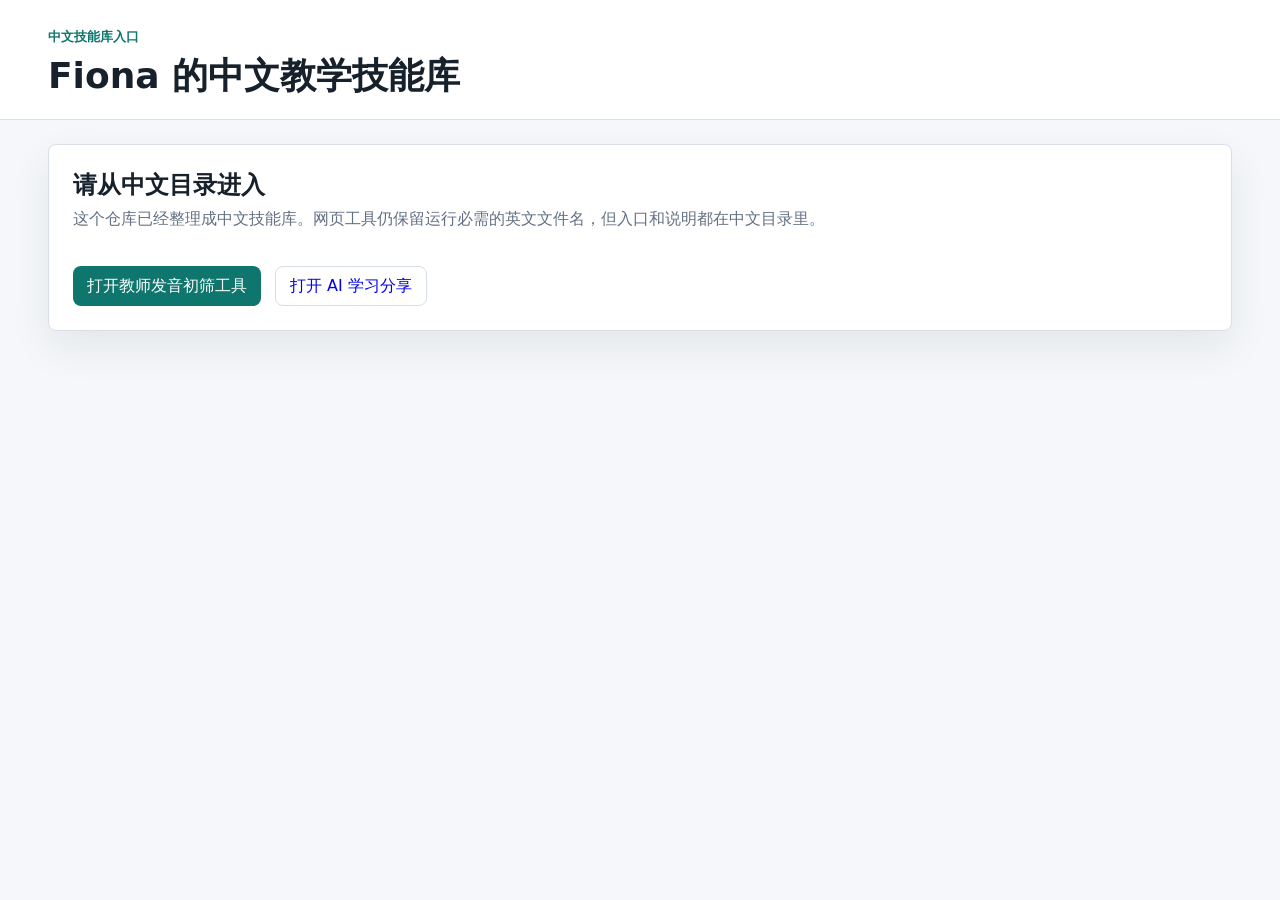
<file: index.html>
<!doctype html>
<html lang="zh-Hans">
  <head>
    <meta charset="utf-8" />
    <meta name="viewport" content="width=device-width, initial-scale=1" />
    <title>Fiona 中文教学技能库</title>
    <link rel="stylesheet" href="./styles.css" />
  </head>
  <body>
    <header class="topbar">
      <div>
        <p class="eyebrow">中文技能库入口</p>
        <h1>Fiona 的中文教学技能库</h1>
      </div>
    </header>

    <main>
      <section class="band">
        <div class="section-head">
          <div>
            <h2>请从中文目录进入</h2>
            <p>这个仓库已经整理成中文技能库。网页工具仍保留运行必需的英文文件名，但入口和说明都在中文目录里。</p>
          </div>
        </div>
        <div class="actions">
          <a class="primary" href="./工具/教师发音初筛工具/index.html">打开教师发音初筛工具</a>
          <a class="ghost" href="./工具/AI学习分享/AI学习分享-2026-05-21.html">打开 AI 学习分享</a>
        </div>
      </section>
    </main>
  </body>
</html>
</file>
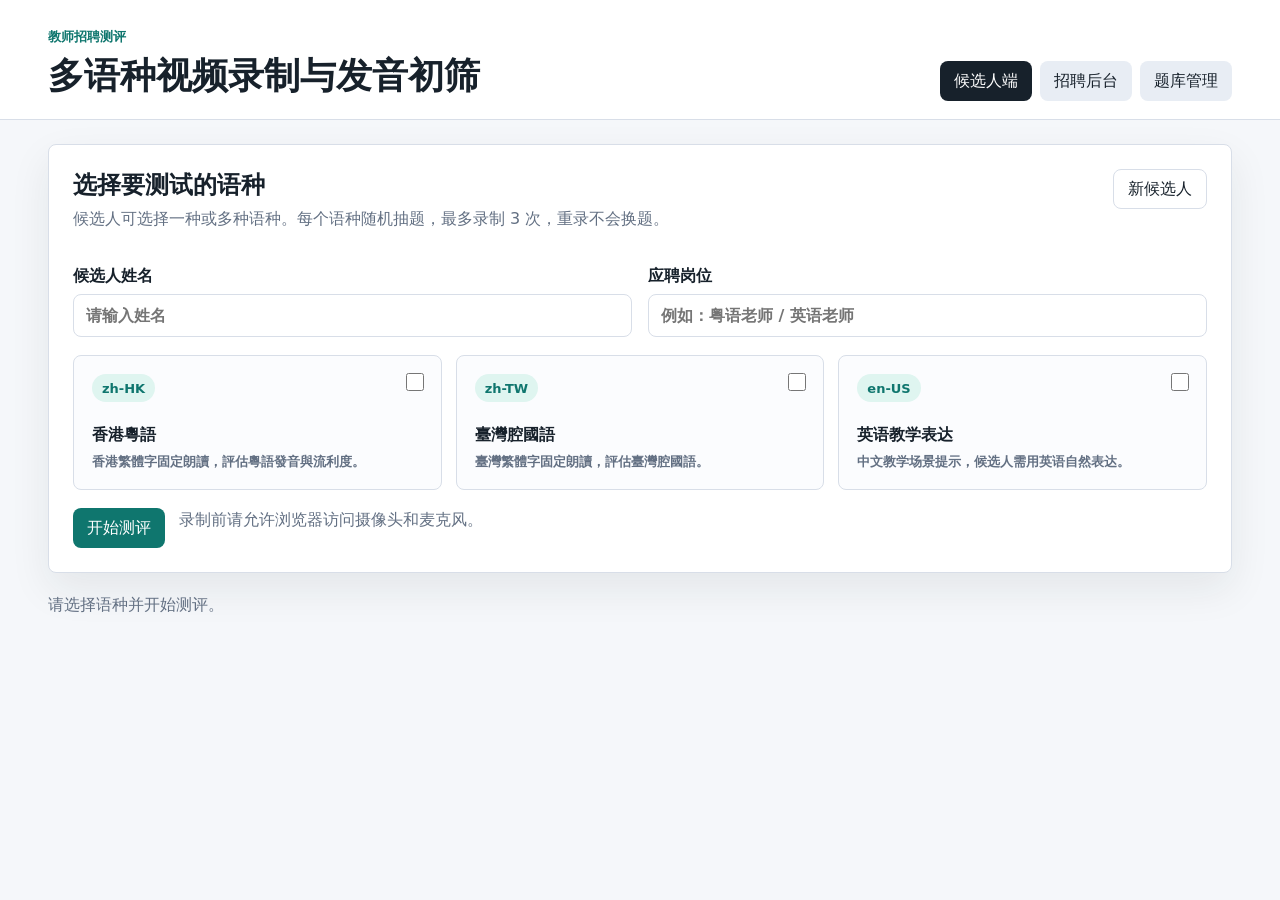
<file: tools/teacher-pronunciation-assessment/index.html>
<!doctype html>
<html lang="zh-Hans">
  <head>
    <meta charset="utf-8" />
    <meta name="viewport" content="width=device-width, initial-scale=1" />
    <title>多语种教师候选人发音初筛</title>
    <link rel="stylesheet" href="./styles.css" />
  </head>
  <body>
    <header class="topbar">
      <div>
        <p class="eyebrow">教师招聘测评</p>
        <h1>多语种视频录制与发音初筛</h1>
      </div>
      <nav class="tabs" aria-label="视图切换">
        <button class="tab active" data-view="candidate">候选人端</button>
        <button class="tab" data-view="admin">招聘后台</button>
        <button class="tab" data-view="questions">题库管理</button>
      </nav>
    </header>

    <main>
      <section id="candidate" class="view active">
        <section class="band">
          <div class="section-head">
            <div>
              <h2>选择要测试的语种</h2>
              <p>候选人可选择一种或多种语种。每个语种随机抽题，最多录制 3 次，重录不会换题。</p>
            </div>
            <button id="resetCandidate" class="ghost">新候选人</button>
          </div>

          <div class="candidate-form">
            <label>
              候选人姓名
              <input id="candidateName" type="text" placeholder="请输入姓名" autocomplete="name" />
            </label>
            <label>
              应聘岗位
              <input id="candidateRole" type="text" placeholder="例如：粤语老师 / 英语老师" />
            </label>
          </div>

          <div id="languageChoices" class="language-grid"></div>
          <div class="actions">
            <button id="startAssessment" class="primary">开始测评</button>
            <p id="candidateHint" class="hint">录制前请允许浏览器访问摄像头和麦克风。</p>
          </div>
        </section>

        <section class="workspace">
          <div id="testCards" class="test-grid"></div>
        </section>
      </section>

      <section id="admin" class="view">
        <section class="band">
          <div class="section-head">
            <div>
              <h2>候选人报告</h2>
              <p>每个语种独立出结论。默认展示最终提交或最后一次有效录制，历史录制全部保留。</p>
            </div>
            <button id="clearReports" class="ghost danger">清空演示数据</button>
          </div>
          <div id="reportSummary" class="summary-strip"></div>
        </section>
        <section id="reports" class="report-list"></section>
      </section>

      <section id="questions" class="view">
        <section class="band">
          <div class="section-head">
            <div>
              <h2>考核话术库</h2>
              <p>每个语种至少 10 条启用话术。已使用题目会随候选人记录保存快照，后续编辑不影响旧报告。</p>
            </div>
          </div>
          <form id="questionForm" class="question-form">
            <label>
              语种
              <select id="questionLanguage"></select>
            </label>
            <label>
              场景
              <input id="questionScene" type="text" placeholder="例如：课堂规则" />
            </label>
            <label>
              难度
              <select id="questionDifficulty">
                <option value="基础">基础</option>
                <option value="标准">标准</option>
                <option value="进阶">进阶</option>
              </select>
            </label>
            <label class="full">
              话术内容
              <textarea id="questionText" rows="4" placeholder="输入考核话术"></textarea>
            </label>
            <input id="editingQuestionId" type="hidden" />
            <button class="primary" type="submit">保存话术</button>
            <button id="cancelEdit" class="ghost" type="button">取消编辑</button>
          </form>
        </section>
        <section id="questionBank" class="question-bank"></section>
      </section>
    </main>

    <template id="languageChoiceTemplate">
      <label class="language-card">
        <input type="checkbox" />
        <span class="badge"></span>
        <strong></strong>
        <small></small>
      </label>
    </template>

    <template id="testCardTemplate">
      <article class="test-card">
        <div class="card-head">
          <div>
            <p class="locale"></p>
            <h3></h3>
          </div>
          <span class="status-pill"></span>
        </div>
        <div class="prompt-box">
          <p class="scene"></p>
          <p class="prompt"></p>
        </div>
        <video class="live" playsinline muted></video>
        <video class="playback" controls></video>
        <div class="attempt-line"></div>
        <div class="score-panel"></div>
        <div class="card-actions">
          <button class="record primary" type="button">开始录制</button>
          <button class="stop danger" type="button" disabled>停止录制</button>
          <button class="submit" type="button" disabled>提交本次</button>
          <button class="retake ghost" type="button" disabled>重新录制</button>
        </div>
        <details class="history">
          <summary>查看历史录制</summary>
          <div class="history-list"></div>
        </details>
      </article>
    </template>

    <script src="./app.js"></script>
  </body>
</html>
</file>
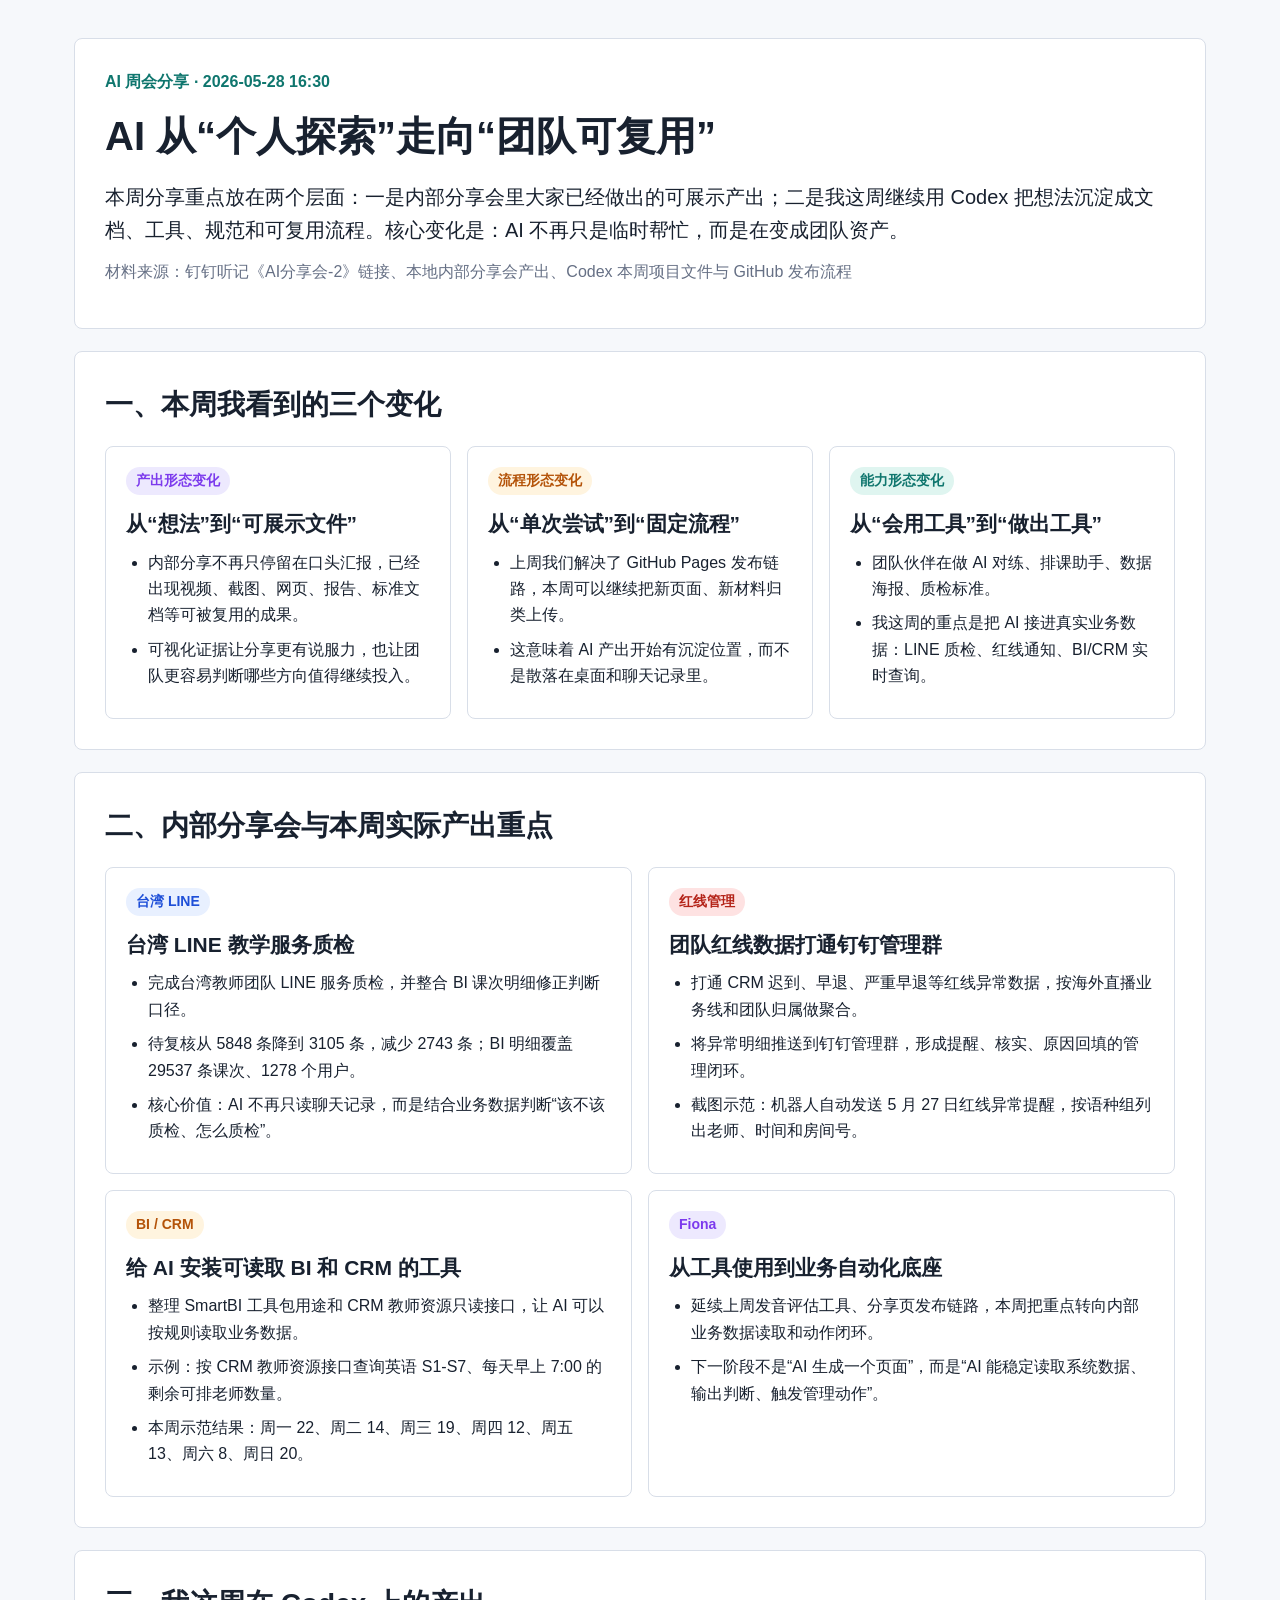
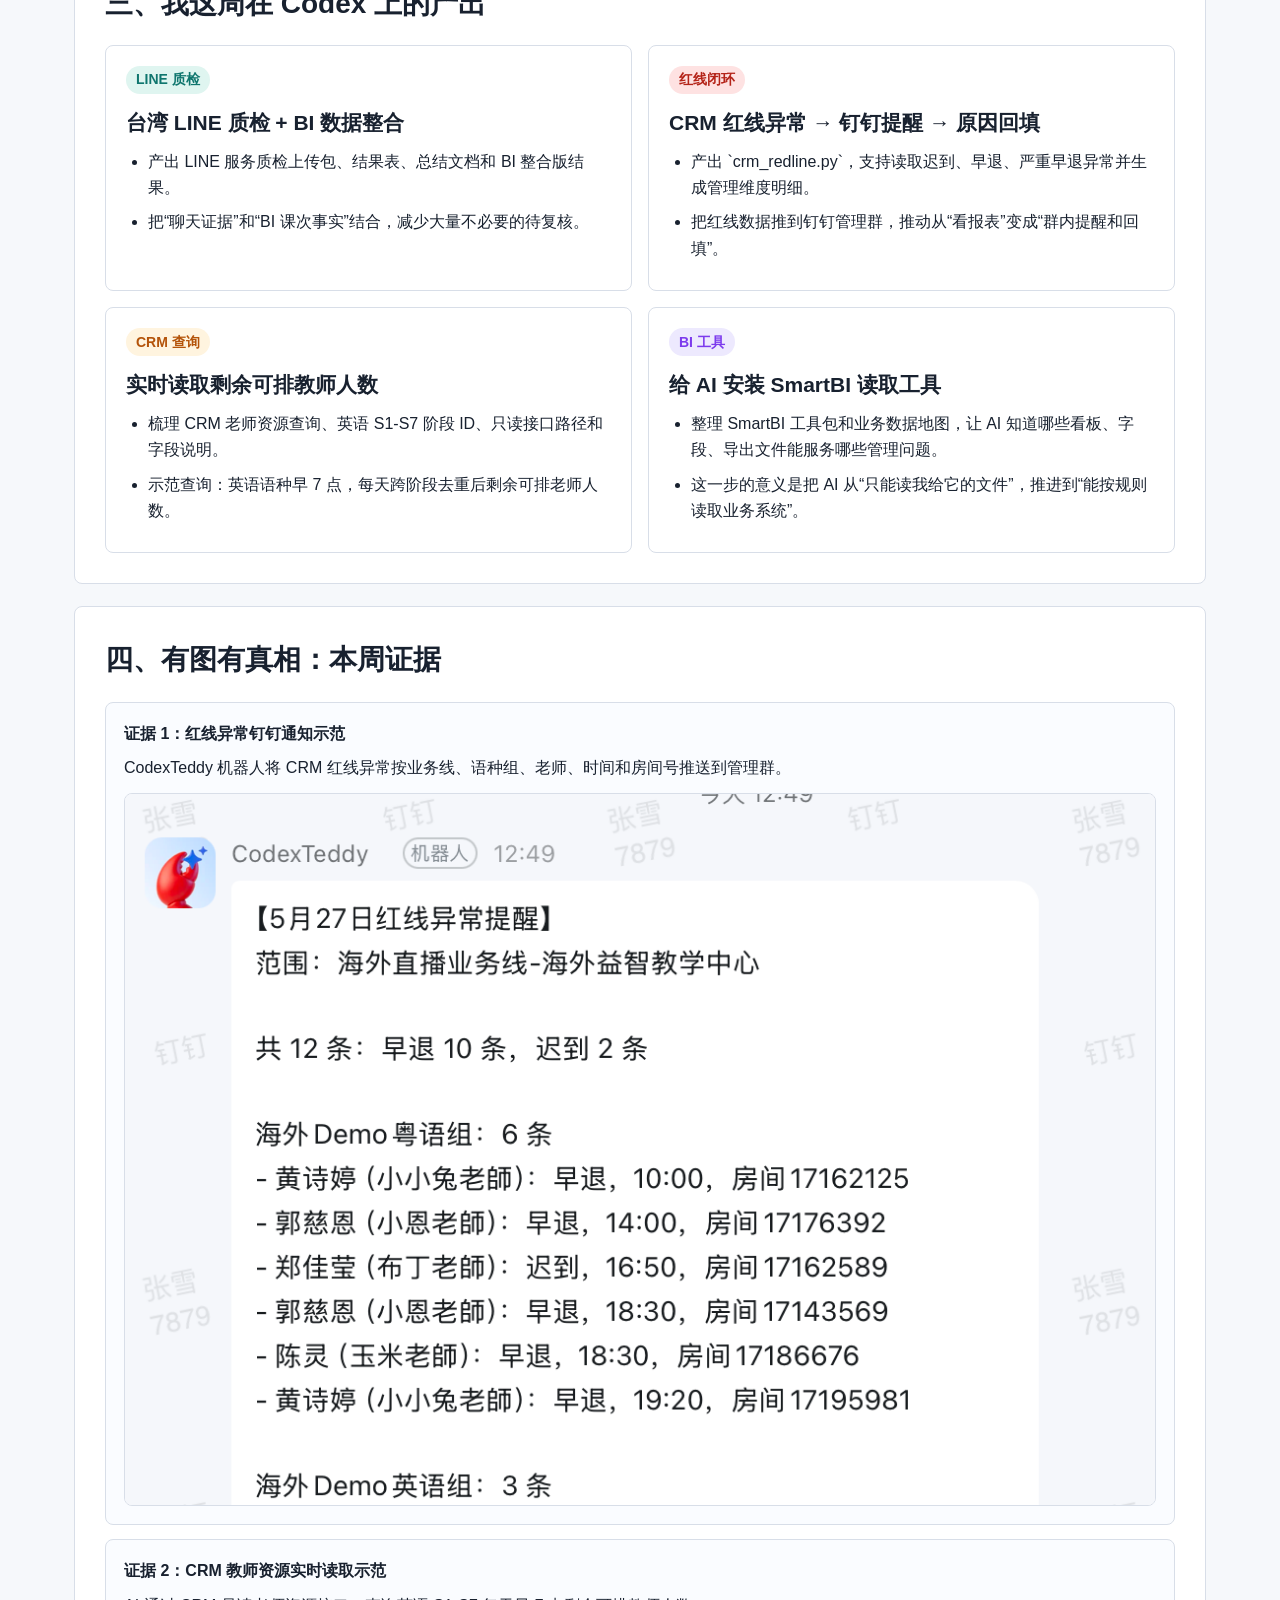
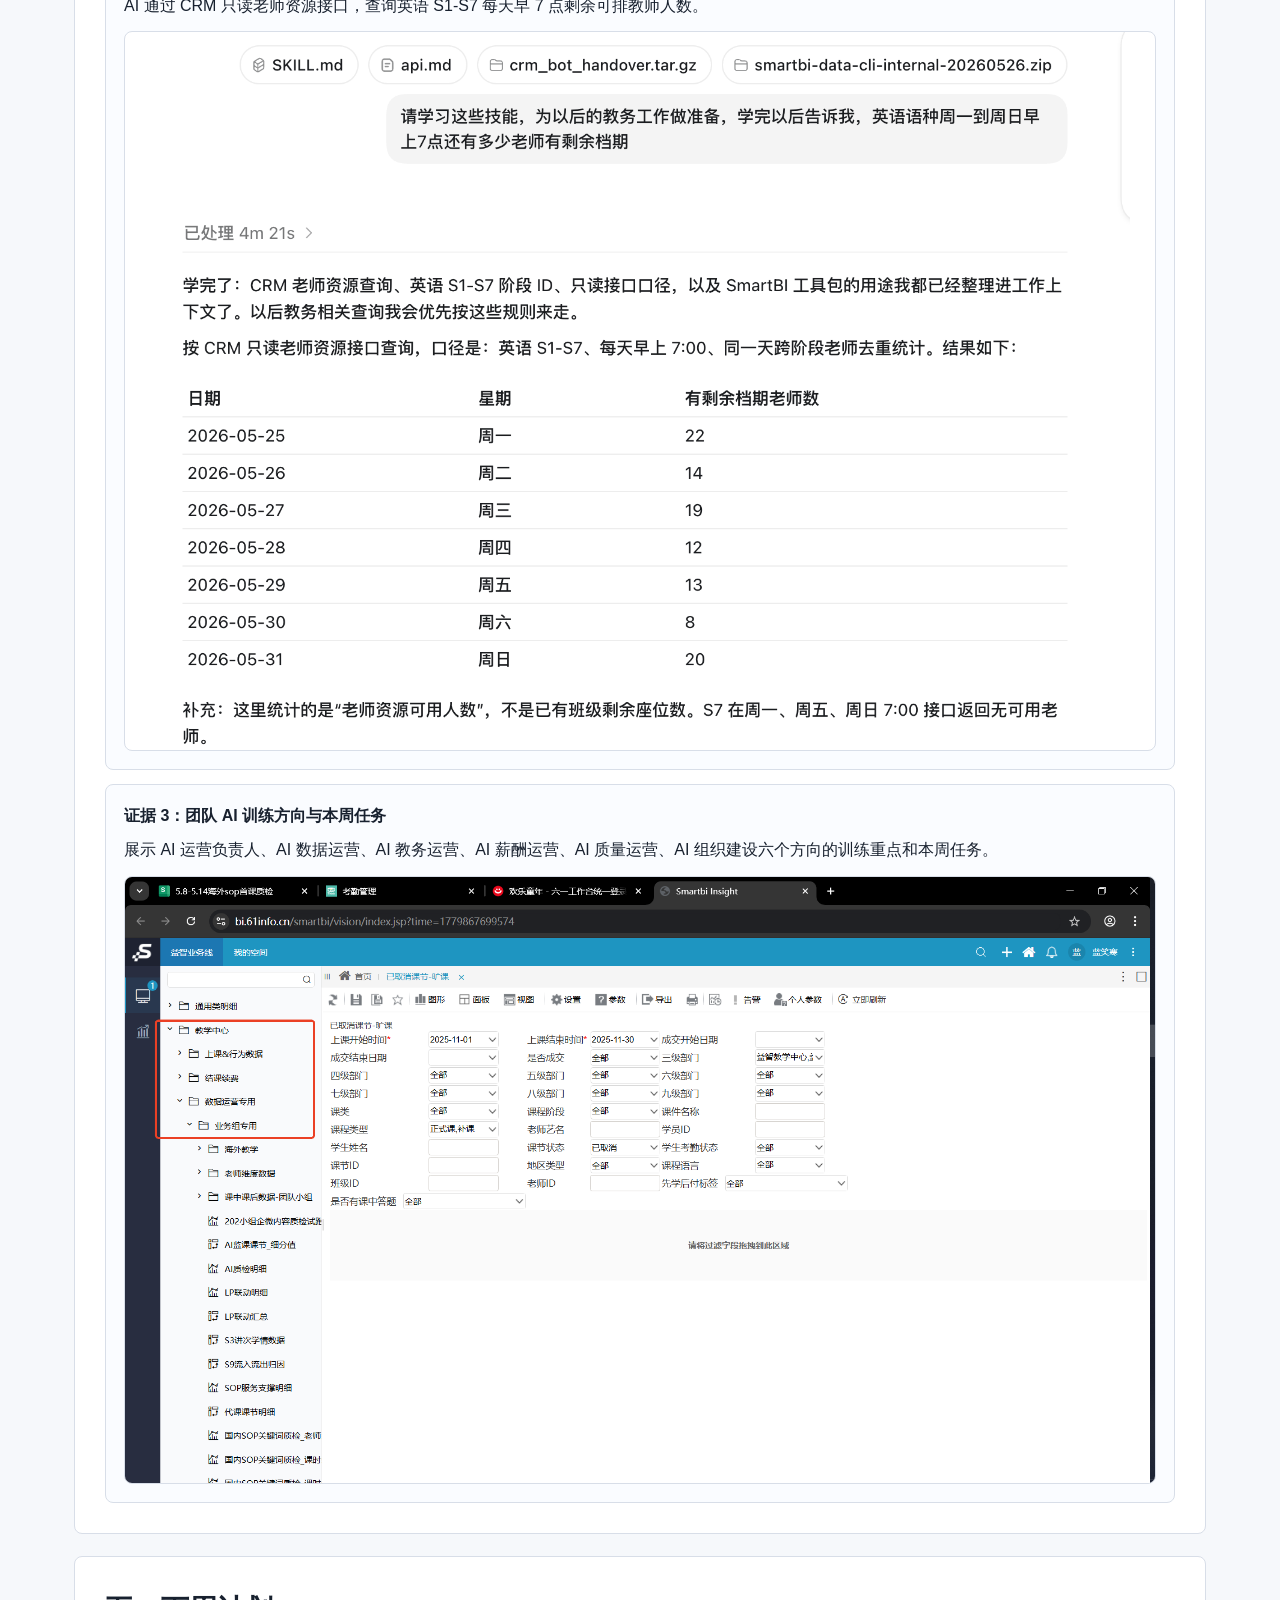
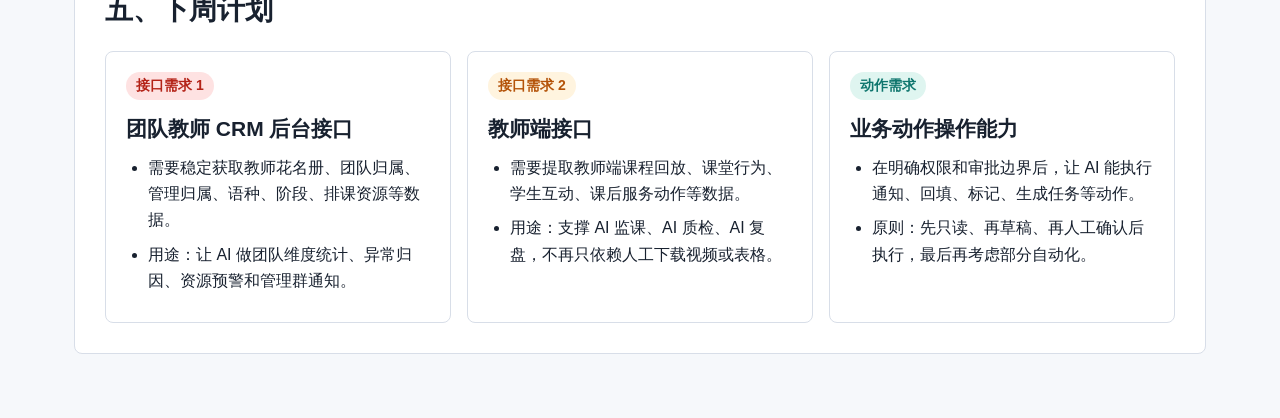
<file: 工具/AI学习分享/AI学习分享-2026-05-28-v4.html>
<!doctype html>
<html lang="zh-CN">
  <head>
    <meta charset="utf-8" />
    <meta name="viewport" content="width=device-width, initial-scale=1" />
    <title>AI 工具应用实践分享 - 2026-05-28</title>
    <style>
      :root {
        --bg: #f6f8fb;
        --ink: #18212f;
        --muted: #667085;
        --line: #d8dee8;
        --panel: #ffffff;
        --blue: #1d4ed8;
        --green: #0f766e;
        --orange: #b45309;
        --red: #b42318;
        --purple: #7c3aed;
      }

      * {
        box-sizing: border-box;
      }

      body {
        margin: 0;
        background: var(--bg);
        color: var(--ink);
        font-family: -apple-system, BlinkMacSystemFont, "Segoe UI", "PingFang SC", "Microsoft YaHei", sans-serif;
        line-height: 1.65;
      }

      main {
        max-width: 1180px;
        margin: 0 auto;
        padding: 38px 24px 64px;
      }

      .hero,
      section,
      .card {
        background: var(--panel);
        border: 1px solid var(--line);
        border-radius: 8px;
      }

      .hero,
      section {
        padding: 30px;
      }

      section {
        margin-top: 22px;
      }

      .eyebrow {
        margin: 0 0 8px;
        color: var(--green);
        font-weight: 800;
      }

      h1 {
        margin: 0 0 12px;
        font-size: 40px;
        letter-spacing: 0;
      }

      h2 {
        margin: 0 0 18px;
        font-size: 28px;
      }

      h3 {
        margin: 0 0 8px;
        font-size: 21px;
      }

      p {
        margin: 0 0 12px;
      }

      .summary {
        font-size: 20px;
      }

      .meta,
      .note {
        color: var(--muted);
      }

      .grid {
        display: grid;
        grid-template-columns: repeat(2, minmax(0, 1fr));
        gap: 16px;
      }

      .grid.three {
        grid-template-columns: repeat(3, minmax(0, 1fr));
      }

      .card {
        padding: 20px;
      }

      .tag {
        display: inline-flex;
        align-items: center;
        min-height: 28px;
        padding: 0 10px;
        margin-bottom: 12px;
        border-radius: 999px;
        color: var(--blue);
        background: #e8f0ff;
        font-size: 14px;
        font-weight: 800;
      }

      .tag.green {
        color: var(--green);
        background: #dff5f0;
      }

      .tag.orange {
        color: var(--orange);
        background: #fff4df;
      }

      .tag.red {
        color: var(--red);
        background: #fee2e2;
      }

      .tag.purple {
        color: var(--purple);
        background: #ede9fe;
      }

      ul {
        margin: 8px 0 0;
        padding-left: 22px;
      }

      li {
        margin: 8px 0;
      }

      .evidence {
        display: grid;
        grid-template-columns: 1fr;
        gap: 14px;
      }

      .shot {
        padding: 18px;
        border: 1px solid var(--line);
        border-radius: 8px;
        background: #fafcff;
      }

      .shot strong {
        display: block;
        margin-bottom: 8px;
      }

      .shot img {
        display: block;
        width: 100%;
        max-height: 720px;
        object-fit: contain;
        margin-top: 12px;
        border: 1px solid var(--line);
        border-radius: 8px;
        background: #fff;
      }

      .link-box {
        padding: 16px;
        border-radius: 8px;
        background: #f8fafc;
        border: 1px solid var(--line);
        word-break: break-all;
      }

      a {
        color: var(--blue);
      }

      @media (max-width: 860px) {
        main {
          padding: 24px 14px 44px;
        }

        .hero,
        section {
          padding: 22px;
        }

        h1 {
          font-size: 30px;
        }

        .grid,
        .grid.three,
        .evidence {
          grid-template-columns: 1fr;
        }
      }
    </style>
  </head>
  <body>
    <main>
      <header class="hero">
        <p class="eyebrow">AI 周会分享 · 2026-05-28 16:30</p>
        <h1>AI 从“个人探索”走向“团队可复用”</h1>
        <p class="summary">本周分享重点放在两个层面：一是内部分享会里大家已经做出的可展示产出；二是我这周继续用 Codex 把想法沉淀成文档、工具、规范和可复用流程。核心变化是：AI 不再只是临时帮忙，而是在变成团队资产。</p>
        <p class="meta">材料来源：钉钉听记《AI分享会-2》链接、本地内部分享会产出、Codex 本周项目文件与 GitHub 发布流程</p>
      </header>

      <section>
        <h2>一、本周我看到的三个变化</h2>
        <div class="grid three">
          <article class="card">
            <span class="tag purple">产出形态变化</span>
            <h3>从“想法”到“可展示文件”</h3>
            <ul>
              <li>内部分享不再只停留在口头汇报，已经出现视频、截图、网页、报告、标准文档等可被复用的成果。</li>
              <li>可视化证据让分享更有说服力，也让团队更容易判断哪些方向值得继续投入。</li>
            </ul>
          </article>
          <article class="card">
            <span class="tag orange">流程形态变化</span>
            <h3>从“单次尝试”到“固定流程”</h3>
            <ul>
              <li>上周我们解决了 GitHub Pages 发布链路，本周可以继续把新页面、新材料归类上传。</li>
              <li>这意味着 AI 产出开始有沉淀位置，而不是散落在桌面和聊天记录里。</li>
            </ul>
          </article>
          <article class="card">
            <span class="tag green">能力形态变化</span>
            <h3>从“会用工具”到“做出工具”</h3>
            <ul>
              <li>团队伙伴在做 AI 对练、排课助手、数据海报、质检标准。</li>
              <li>我这周的重点是把 AI 接进真实业务数据：LINE 质检、红线通知、BI/CRM 实时查询。</li>
            </ul>
          </article>
        </div>
      </section>

      <section>
        <h2>二、内部分享会与本周实际产出重点</h2>
        <div class="grid">
          <article class="card">
            <span class="tag">台湾 LINE</span>
            <h3>台湾 LINE 教学服务质检</h3>
            <ul>
              <li>完成台湾教师团队 LINE 服务质检，并整合 BI 课次明细修正判断口径。</li>
              <li>待复核从 5848 条降到 3105 条，减少 2743 条；BI 明细覆盖 29537 条课次、1278 个用户。</li>
              <li>核心价值：AI 不再只读聊天记录，而是结合业务数据判断“该不该质检、怎么质检”。</li>
            </ul>
          </article>
          <article class="card">
            <span class="tag red">红线管理</span>
            <h3>团队红线数据打通钉钉管理群</h3>
            <ul>
              <li>打通 CRM 迟到、早退、严重早退等红线异常数据，按海外直播业务线和团队归属做聚合。</li>
              <li>将异常明细推送到钉钉管理群，形成提醒、核实、原因回填的管理闭环。</li>
              <li>截图示范：机器人自动发送 5 月 27 日红线异常提醒，按语种组列出老师、时间和房间号。</li>
            </ul>
          </article>
          <article class="card">
            <span class="tag orange">BI / CRM</span>
            <h3>给 AI 安装可读取 BI 和 CRM 的工具</h3>
            <ul>
              <li>整理 SmartBI 工具包用途和 CRM 教师资源只读接口，让 AI 可以按规则读取业务数据。</li>
              <li>示例：按 CRM 教师资源接口查询英语 S1-S7、每天早上 7:00 的剩余可排老师数量。</li>
              <li>本周示范结果：周一 22、周二 14、周三 19、周四 12、周五 13、周六 8、周日 20。</li>
            </ul>
          </article>
          <article class="card">
            <span class="tag purple">Fiona</span>
            <h3>从工具使用到业务自动化底座</h3>
            <ul>
              <li>延续上周发音评估工具、分享页发布链路，本周把重点转向内部业务数据读取和动作闭环。</li>
              <li>下一阶段不是“AI 生成一个页面”，而是“AI 能稳定读取系统数据、输出判断、触发管理动作”。</li>
            </ul>
          </article>
        </div>
      </section>

      <section>
        <h2>三、我这周在 Codex 上的产出</h2>
        <div class="grid">
          <article class="card">
            <span class="tag green">LINE 质检</span>
            <h3>台湾 LINE 质检 + BI 数据整合</h3>
            <ul>
              <li>产出 LINE 服务质检上传包、结果表、总结文档和 BI 整合版结果。</li>
              <li>把“聊天证据”和“BI 课次事实”结合，减少大量不必要的待复核。</li>
            </ul>
          </article>
          <article class="card">
            <span class="tag red">红线闭环</span>
            <h3>CRM 红线异常 → 钉钉提醒 → 原因回填</h3>
            <ul>
              <li>产出 `crm_redline.py`，支持读取迟到、早退、严重早退异常并生成管理维度明细。</li>
              <li>把红线数据推到钉钉管理群，推动从“看报表”变成“群内提醒和回填”。</li>
            </ul>
          </article>
          <article class="card">
            <span class="tag orange">CRM 查询</span>
            <h3>实时读取剩余可排教师人数</h3>
            <ul>
              <li>梳理 CRM 老师资源查询、英语 S1-S7 阶段 ID、只读接口路径和字段说明。</li>
              <li>示范查询：英语语种早 7 点，每天跨阶段去重后剩余可排老师人数。</li>
            </ul>
          </article>
          <article class="card">
            <span class="tag purple">BI 工具</span>
            <h3>给 AI 安装 SmartBI 读取工具</h3>
            <ul>
              <li>整理 SmartBI 工具包和业务数据地图，让 AI 知道哪些看板、字段、导出文件能服务哪些管理问题。</li>
              <li>这一步的意义是把 AI 从“只能读我给它的文件”，推进到“能按规则读取业务系统”。</li>
            </ul>
          </article>
        </div>
      </section>

      <section>
        <h2>四、有图有真相：本周证据</h2>
        <div class="evidence">
          <div class="shot">
            <strong>证据 1：红线异常钉钉通知示范</strong>
            <p>CodexTeddy 机器人将 CRM 红线异常按业务线、语种组、老师、时间和房间号推送到管理群。</p>
            <img src="./share-assets-2026-05-28/redline-dingtalk-demo.png" alt="红线异常钉钉通知示范" />
          </div>
          <div class="shot">
            <strong>证据 2：CRM 教师资源实时读取示范</strong>
            <p>AI 通过 CRM 只读老师资源接口，查询英语 S1-S7 每天早 7 点剩余可排教师人数。</p>
            <img src="./share-assets-2026-05-28/crm-teacher-resource-demo.png" alt="CRM 教师资源实时读取示范" />
          </div>
          <div class="shot">
            <strong>证据 3：团队 AI 训练方向与本周任务</strong>
            <p>展示 AI 运营负责人、AI 数据运营、AI 教务运营、AI 薪酬运营、AI 质量运营、AI 组织建设六个方向的训练重点和本周任务。</p>
            <img src="./share-assets-2026-05-28/teaching-center.png" alt="团队 AI 训练方向与本周任务" />
          </div>
        </div>
      </section>

      <section>
        <h2>五、下周计划</h2>
        <div class="grid three">
          <article class="card">
            <span class="tag red">接口需求 1</span>
            <h3>团队教师 CRM 后台接口</h3>
            <ul>
              <li>需要稳定获取教师花名册、团队归属、管理归属、语种、阶段、排课资源等数据。</li>
              <li>用途：让 AI 做团队维度统计、异常归因、资源预警和管理群通知。</li>
            </ul>
          </article>
          <article class="card">
            <span class="tag orange">接口需求 2</span>
            <h3>教师端接口</h3>
            <ul>
              <li>需要提取教师端课程回放、课堂行为、学生互动、课后服务动作等数据。</li>
              <li>用途：支撑 AI 监课、AI 质检、AI 复盘，不再只依赖人工下载视频或表格。</li>
            </ul>
          </article>
          <article class="card">
            <span class="tag green">动作需求</span>
            <h3>业务动作操作能力</h3>
            <ul>
              <li>在明确权限和审批边界后，让 AI 能执行通知、回填、标记、生成任务等动作。</li>
              <li>原则：先只读、再草稿、再人工确认后执行，最后再考虑部分自动化。</li>
            </ul>
          </article>
        </div>
      </section>
    </main>
  </body>
</html>
</file>
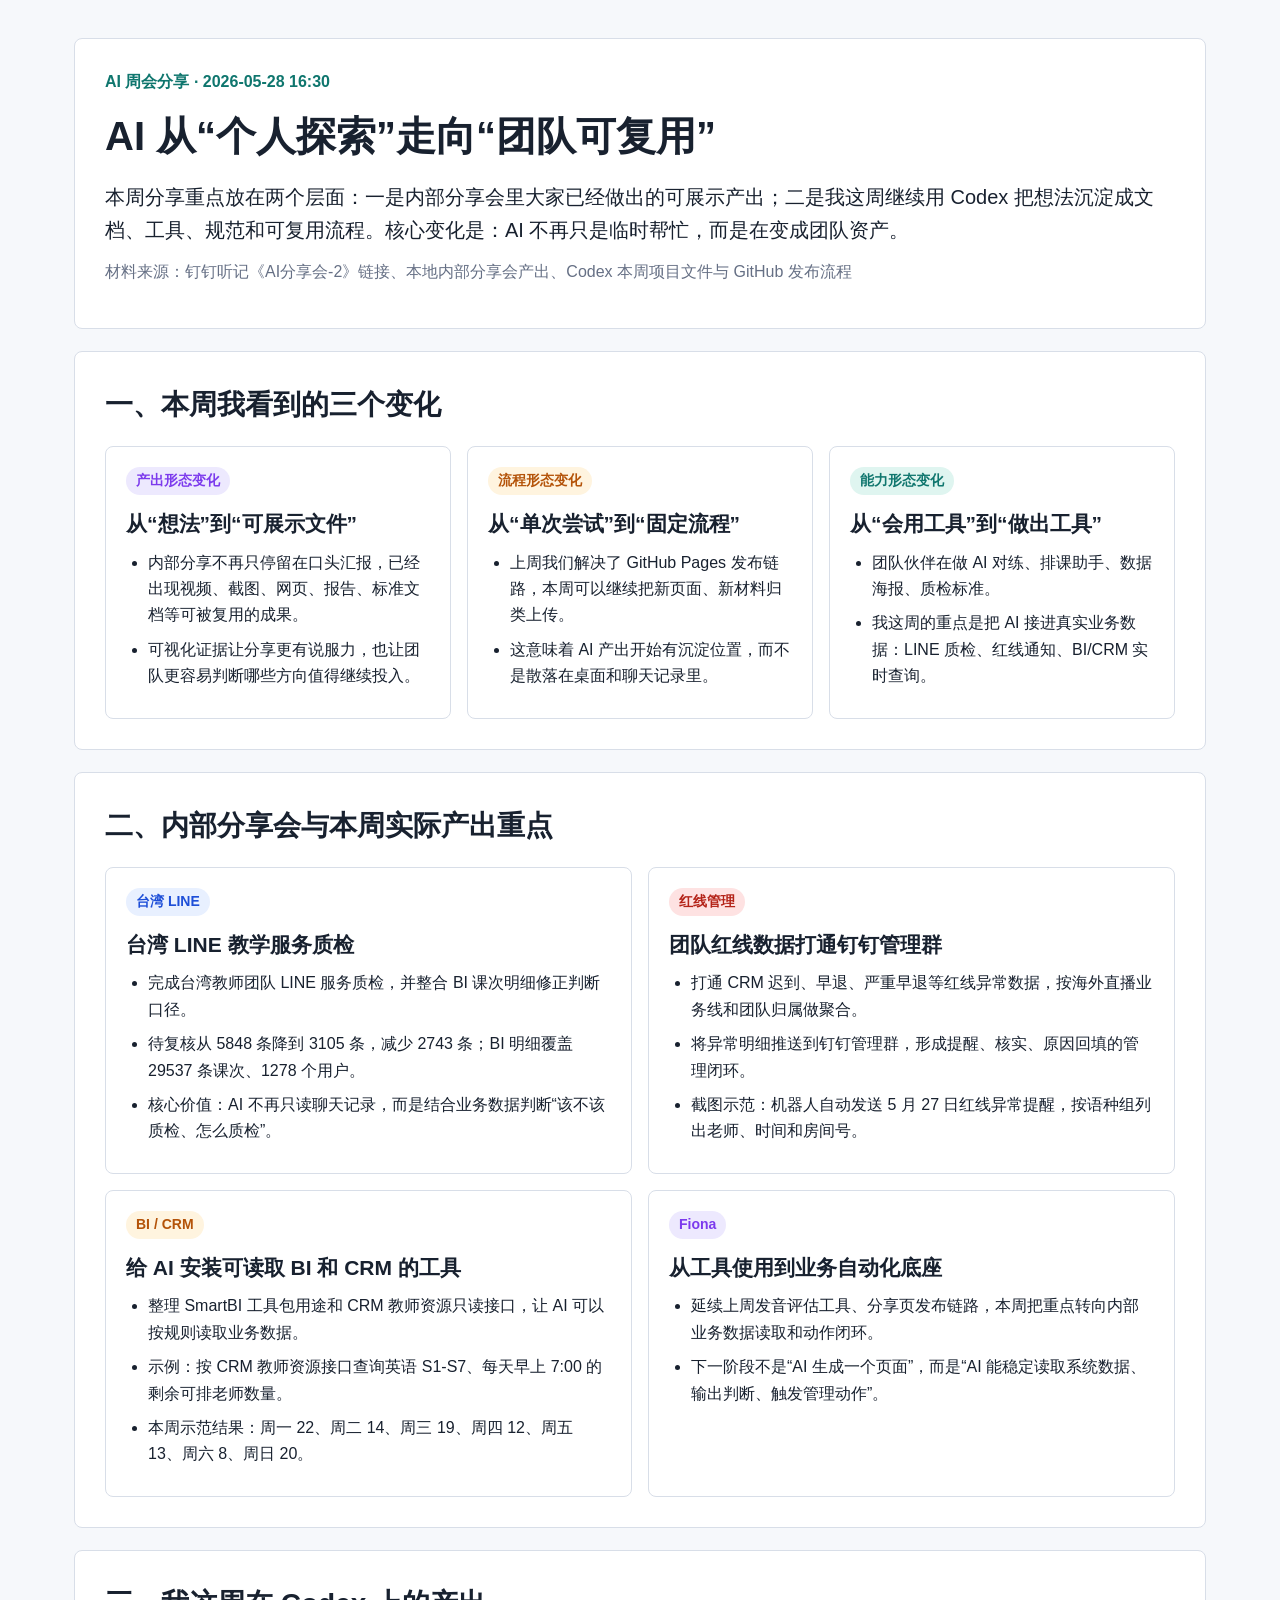
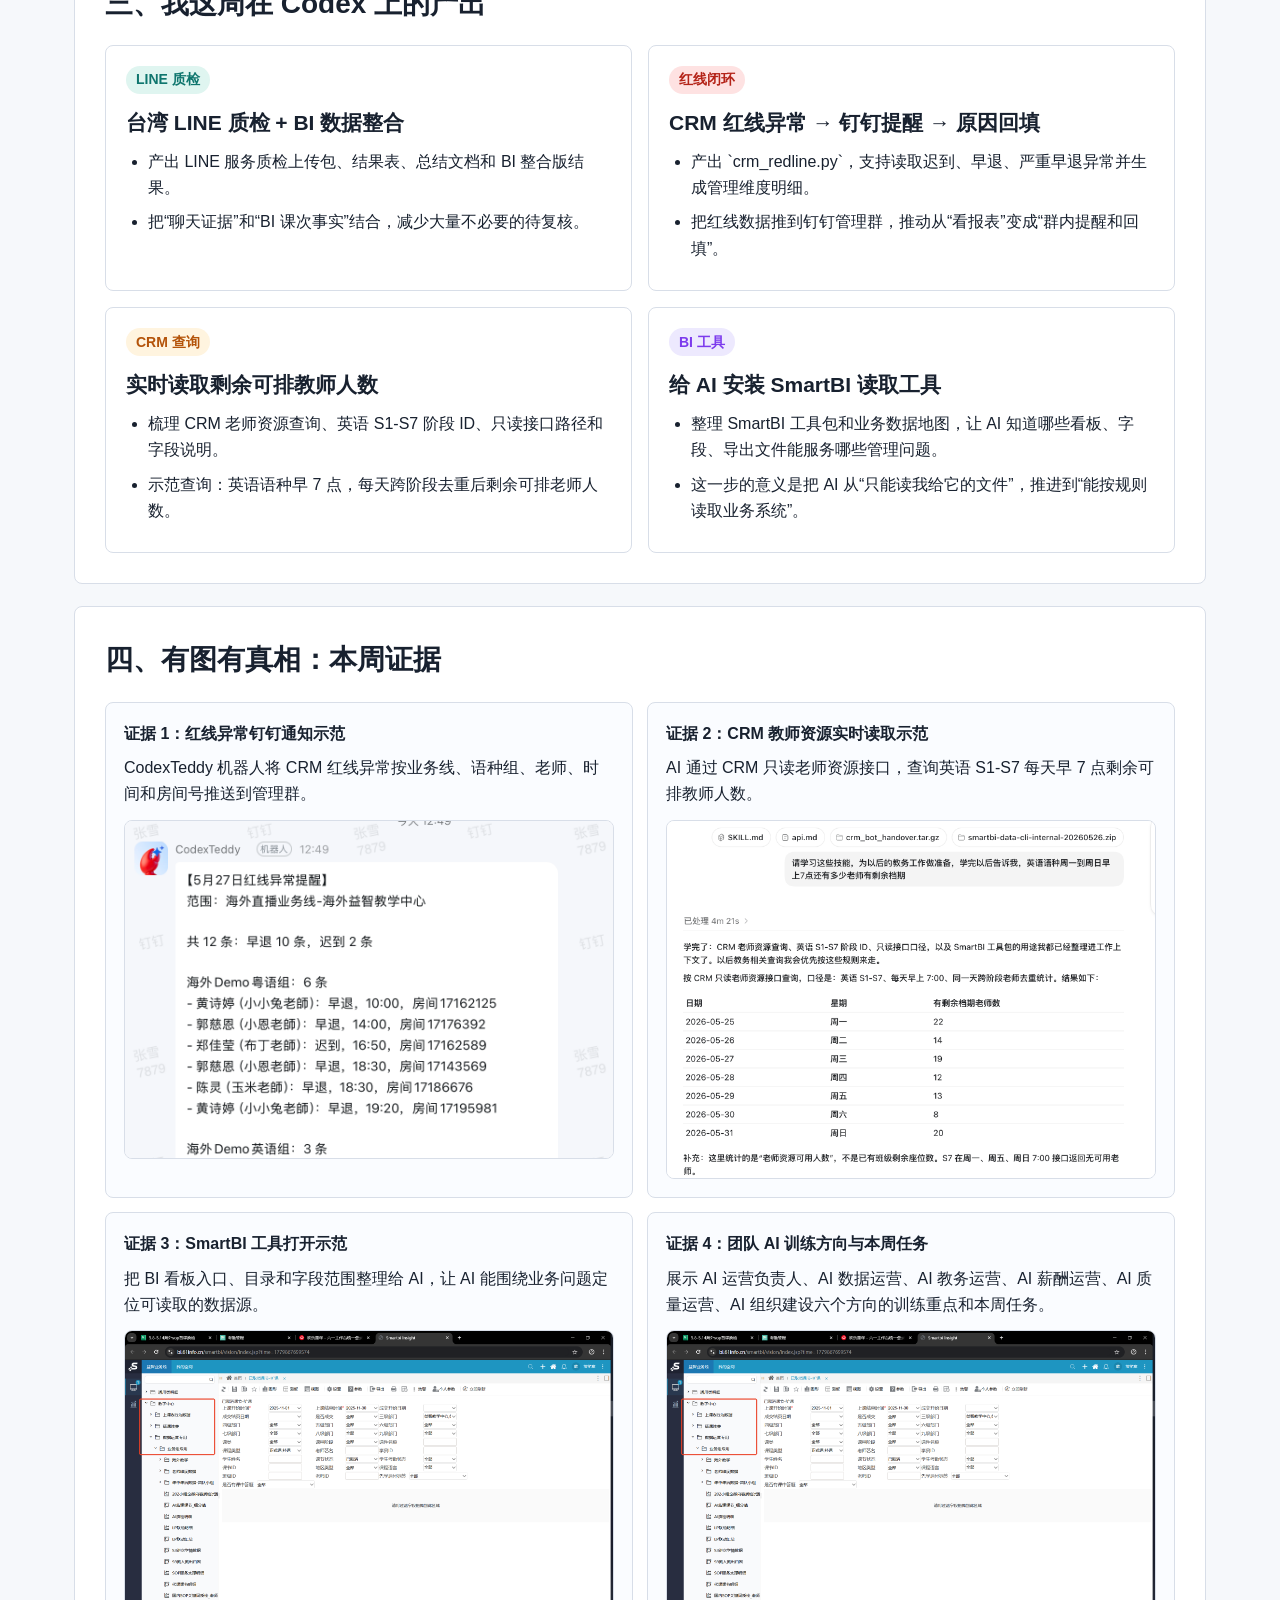
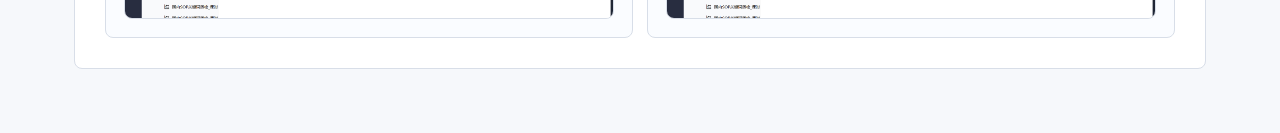
<file: 工具/AI学习分享/AI学习分享-2026-05-28-v5.html>
<!doctype html>
<html lang="zh-CN">
  <head>
    <meta charset="utf-8" />
    <meta name="viewport" content="width=device-width, initial-scale=1" />
    <title>AI 工具应用实践分享 - 2026-05-28</title>
    <style>
      :root {
        --bg: #f6f8fb;
        --ink: #18212f;
        --muted: #667085;
        --line: #d8dee8;
        --panel: #ffffff;
        --blue: #1d4ed8;
        --green: #0f766e;
        --orange: #b45309;
        --red: #b42318;
        --purple: #7c3aed;
      }

      * {
        box-sizing: border-box;
      }

      body {
        margin: 0;
        background: var(--bg);
        color: var(--ink);
        font-family: -apple-system, BlinkMacSystemFont, "Segoe UI", "PingFang SC", "Microsoft YaHei", sans-serif;
        line-height: 1.65;
      }

      main {
        max-width: 1180px;
        margin: 0 auto;
        padding: 38px 24px 64px;
      }

      .hero,
      section,
      .card {
        background: var(--panel);
        border: 1px solid var(--line);
        border-radius: 8px;
      }

      .hero,
      section {
        padding: 30px;
      }

      section {
        margin-top: 22px;
      }

      .eyebrow {
        margin: 0 0 8px;
        color: var(--green);
        font-weight: 800;
      }

      h1 {
        margin: 0 0 12px;
        font-size: 40px;
        letter-spacing: 0;
      }

      h2 {
        margin: 0 0 18px;
        font-size: 28px;
      }

      h3 {
        margin: 0 0 8px;
        font-size: 21px;
      }

      p {
        margin: 0 0 12px;
      }

      .summary {
        font-size: 20px;
      }

      .meta,
      .note {
        color: var(--muted);
      }

      .grid {
        display: grid;
        grid-template-columns: repeat(2, minmax(0, 1fr));
        gap: 16px;
      }

      .grid.three {
        grid-template-columns: repeat(3, minmax(0, 1fr));
      }

      .card {
        padding: 20px;
      }

      .tag {
        display: inline-flex;
        align-items: center;
        min-height: 28px;
        padding: 0 10px;
        margin-bottom: 12px;
        border-radius: 999px;
        color: var(--blue);
        background: #e8f0ff;
        font-size: 14px;
        font-weight: 800;
      }

      .tag.green {
        color: var(--green);
        background: #dff5f0;
      }

      .tag.orange {
        color: var(--orange);
        background: #fff4df;
      }

      .tag.red {
        color: var(--red);
        background: #fee2e2;
      }

      .tag.purple {
        color: var(--purple);
        background: #ede9fe;
      }

      ul {
        margin: 8px 0 0;
        padding-left: 22px;
      }

      li {
        margin: 8px 0;
      }

      .evidence {
        display: grid;
        grid-template-columns: repeat(2, minmax(0, 1fr));
        gap: 14px;
      }

      .shot {
        padding: 18px;
        border: 1px solid var(--line);
        border-radius: 8px;
        background: #fafcff;
      }

      .shot strong {
        display: block;
        margin-bottom: 8px;
      }

      .shot img {
        display: block;
        width: 100%;
        max-height: 720px;
        object-fit: contain;
        margin-top: 12px;
        border: 1px solid var(--line);
        border-radius: 8px;
        background: #fff;
      }

      .link-box {
        padding: 16px;
        border-radius: 8px;
        background: #f8fafc;
        border: 1px solid var(--line);
        word-break: break-all;
      }

      a {
        color: var(--blue);
      }

      @media (max-width: 860px) {
        main {
          padding: 24px 14px 44px;
        }

        .hero,
        section {
          padding: 22px;
        }

        h1 {
          font-size: 30px;
        }

        .grid,
        .grid.three,
        .evidence {
          grid-template-columns: 1fr;
        }
      }
    </style>
  </head>
  <body>
    <main>
      <header class="hero">
        <p class="eyebrow">AI 周会分享 · 2026-05-28 16:30</p>
        <h1>AI 从“个人探索”走向“团队可复用”</h1>
        <p class="summary">本周分享重点放在两个层面：一是内部分享会里大家已经做出的可展示产出；二是我这周继续用 Codex 把想法沉淀成文档、工具、规范和可复用流程。核心变化是：AI 不再只是临时帮忙，而是在变成团队资产。</p>
        <p class="meta">材料来源：钉钉听记《AI分享会-2》链接、本地内部分享会产出、Codex 本周项目文件与 GitHub 发布流程</p>
      </header>

      <section>
        <h2>一、本周我看到的三个变化</h2>
        <div class="grid three">
          <article class="card">
            <span class="tag purple">产出形态变化</span>
            <h3>从“想法”到“可展示文件”</h3>
            <ul>
              <li>内部分享不再只停留在口头汇报，已经出现视频、截图、网页、报告、标准文档等可被复用的成果。</li>
              <li>可视化证据让分享更有说服力，也让团队更容易判断哪些方向值得继续投入。</li>
            </ul>
          </article>
          <article class="card">
            <span class="tag orange">流程形态变化</span>
            <h3>从“单次尝试”到“固定流程”</h3>
            <ul>
              <li>上周我们解决了 GitHub Pages 发布链路，本周可以继续把新页面、新材料归类上传。</li>
              <li>这意味着 AI 产出开始有沉淀位置，而不是散落在桌面和聊天记录里。</li>
            </ul>
          </article>
          <article class="card">
            <span class="tag green">能力形态变化</span>
            <h3>从“会用工具”到“做出工具”</h3>
            <ul>
              <li>团队伙伴在做 AI 对练、排课助手、数据海报、质检标准。</li>
              <li>我这周的重点是把 AI 接进真实业务数据：LINE 质检、红线通知、BI/CRM 实时查询。</li>
            </ul>
          </article>
        </div>
      </section>

      <section>
        <h2>二、内部分享会与本周实际产出重点</h2>
        <div class="grid">
          <article class="card">
            <span class="tag">台湾 LINE</span>
            <h3>台湾 LINE 教学服务质检</h3>
            <ul>
              <li>完成台湾教师团队 LINE 服务质检，并整合 BI 课次明细修正判断口径。</li>
              <li>待复核从 5848 条降到 3105 条，减少 2743 条；BI 明细覆盖 29537 条课次、1278 个用户。</li>
              <li>核心价值：AI 不再只读聊天记录，而是结合业务数据判断“该不该质检、怎么质检”。</li>
            </ul>
          </article>
          <article class="card">
            <span class="tag red">红线管理</span>
            <h3>团队红线数据打通钉钉管理群</h3>
            <ul>
              <li>打通 CRM 迟到、早退、严重早退等红线异常数据，按海外直播业务线和团队归属做聚合。</li>
              <li>将异常明细推送到钉钉管理群，形成提醒、核实、原因回填的管理闭环。</li>
              <li>截图示范：机器人自动发送 5 月 27 日红线异常提醒，按语种组列出老师、时间和房间号。</li>
            </ul>
          </article>
          <article class="card">
            <span class="tag orange">BI / CRM</span>
            <h3>给 AI 安装可读取 BI 和 CRM 的工具</h3>
            <ul>
              <li>整理 SmartBI 工具包用途和 CRM 教师资源只读接口，让 AI 可以按规则读取业务数据。</li>
              <li>示例：按 CRM 教师资源接口查询英语 S1-S7、每天早上 7:00 的剩余可排老师数量。</li>
              <li>本周示范结果：周一 22、周二 14、周三 19、周四 12、周五 13、周六 8、周日 20。</li>
            </ul>
          </article>
          <article class="card">
            <span class="tag purple">Fiona</span>
            <h3>从工具使用到业务自动化底座</h3>
            <ul>
              <li>延续上周发音评估工具、分享页发布链路，本周把重点转向内部业务数据读取和动作闭环。</li>
              <li>下一阶段不是“AI 生成一个页面”，而是“AI 能稳定读取系统数据、输出判断、触发管理动作”。</li>
            </ul>
          </article>
        </div>
      </section>

      <section>
        <h2>三、我这周在 Codex 上的产出</h2>
        <div class="grid">
          <article class="card">
            <span class="tag green">LINE 质检</span>
            <h3>台湾 LINE 质检 + BI 数据整合</h3>
            <ul>
              <li>产出 LINE 服务质检上传包、结果表、总结文档和 BI 整合版结果。</li>
              <li>把“聊天证据”和“BI 课次事实”结合，减少大量不必要的待复核。</li>
            </ul>
          </article>
          <article class="card">
            <span class="tag red">红线闭环</span>
            <h3>CRM 红线异常 → 钉钉提醒 → 原因回填</h3>
            <ul>
              <li>产出 `crm_redline.py`，支持读取迟到、早退、严重早退异常并生成管理维度明细。</li>
              <li>把红线数据推到钉钉管理群，推动从“看报表”变成“群内提醒和回填”。</li>
            </ul>
          </article>
          <article class="card">
            <span class="tag orange">CRM 查询</span>
            <h3>实时读取剩余可排教师人数</h3>
            <ul>
              <li>梳理 CRM 老师资源查询、英语 S1-S7 阶段 ID、只读接口路径和字段说明。</li>
              <li>示范查询：英语语种早 7 点，每天跨阶段去重后剩余可排老师人数。</li>
            </ul>
          </article>
          <article class="card">
            <span class="tag purple">BI 工具</span>
            <h3>给 AI 安装 SmartBI 读取工具</h3>
            <ul>
              <li>整理 SmartBI 工具包和业务数据地图，让 AI 知道哪些看板、字段、导出文件能服务哪些管理问题。</li>
              <li>这一步的意义是把 AI 从“只能读我给它的文件”，推进到“能按规则读取业务系统”。</li>
            </ul>
          </article>
        </div>
      </section>

      <section>
        <h2>四、有图有真相：本周证据</h2>
        <div class="evidence">
          <div class="shot">
            <strong>证据 1：红线异常钉钉通知示范</strong>
            <p>CodexTeddy 机器人将 CRM 红线异常按业务线、语种组、老师、时间和房间号推送到管理群。</p>
            <img src="./share-assets-2026-05-28/redline-dingtalk-demo.png" alt="红线异常钉钉通知示范" />
          </div>
          <div class="shot">
            <strong>证据 2：CRM 教师资源实时读取示范</strong>
            <p>AI 通过 CRM 只读老师资源接口，查询英语 S1-S7 每天早 7 点剩余可排教师人数。</p>
            <img src="./share-assets-2026-05-28/crm-teacher-resource-demo.png" alt="CRM 教师资源实时读取示范" />
          </div>
          <div class="shot">
            <strong>证据 3：SmartBI 工具打开示范</strong>
            <p>把 BI 看板入口、目录和字段范围整理给 AI，让 AI 能围绕业务问题定位可读取的数据源。</p>
            <img src="./share-assets-2026-05-28/smartbi-tool-demo.png" alt="SmartBI 工具打开示范" />
          </div>
          <div class="shot">
            <strong>证据 4：团队 AI 训练方向与本周任务</strong>
            <p>展示 AI 运营负责人、AI 数据运营、AI 教务运营、AI 薪酬运营、AI 质量运营、AI 组织建设六个方向的训练重点和本周任务。</p>
            <img src="./share-assets-2026-05-28/teaching-center.png" alt="团队 AI 训练方向与本周任务" />
          </div>
        </div>
      </section>

    </main>
  </body>
</html>
</file>
<file: styles.css>
:root {
  color-scheme: light;
  --bg: #f5f7fa;
  --ink: #17212b;
  --muted: #637083;
  --line: #d8dee8;
  --panel: #ffffff;
  --accent: #0f766e;
  --accent-strong: #0b5f59;
  --warn: #b45309;
  --danger: #b42318;
  --ok: #15803d;
  --review: #7c3aed;
  --shadow: 0 16px 40px rgba(23, 33, 43, 0.08);
}

* {
  box-sizing: border-box;
}

body {
  margin: 0;
  min-height: 100vh;
  background: var(--bg);
  color: var(--ink);
  font-family: Inter, ui-sans-serif, system-ui, -apple-system, BlinkMacSystemFont, "Segoe UI", sans-serif;
}

button,
input,
select,
textarea {
  font: inherit;
}

button {
  border: 0;
  border-radius: 8px;
  cursor: pointer;
  min-height: 40px;
  padding: 0 14px;
  color: var(--ink);
  background: #e8edf4;
}

a.primary,
a.ghost {
  display: inline-flex;
  align-items: center;
  justify-content: center;
  min-height: 40px;
  padding: 0 14px;
  border-radius: 8px;
  text-decoration: none;
}

button:disabled {
  cursor: not-allowed;
  opacity: 0.55;
}

.primary {
  background: var(--accent);
  color: #fff;
}

.primary:hover:not(:disabled) {
  background: var(--accent-strong);
}

.ghost {
  background: transparent;
  border: 1px solid var(--line);
}

.danger {
  color: #fff;
  background: var(--danger);
}

.ghost.danger {
  color: var(--danger);
  background: transparent;
}

.topbar {
  display: flex;
  align-items: end;
  justify-content: space-between;
  gap: 24px;
  padding: 28px clamp(18px, 4vw, 48px) 18px;
  background: #fff;
  border-bottom: 1px solid var(--line);
}

.eyebrow {
  margin: 0 0 6px;
  color: var(--accent);
  font-size: 13px;
  font-weight: 700;
}

h1,
h2,
h3,
p {
  margin-top: 0;
}

h1 {
  margin-bottom: 0;
  font-size: clamp(24px, 3vw, 36px);
}

h2 {
  margin-bottom: 8px;
  font-size: 24px;
}

h3 {
  margin-bottom: 0;
}

.tabs {
  display: flex;
  gap: 8px;
  flex-wrap: wrap;
}

.tab.active {
  color: #fff;
  background: var(--ink);
}

main {
  padding: 24px clamp(18px, 4vw, 48px) 48px;
}

.view {
  display: none;
}

.view.active {
  display: block;
}

.band {
  width: 100%;
  padding: 24px;
  margin-bottom: 22px;
  background: var(--panel);
  border: 1px solid var(--line);
  border-radius: 8px;
  box-shadow: var(--shadow);
}

.section-head {
  display: flex;
  align-items: start;
  justify-content: space-between;
  gap: 18px;
  margin-bottom: 20px;
}

.section-head p,
.hint,
.language-card small,
.locale,
.scene,
.attempt-line,
.score-panel,
.report-meta,
.question-meta {
  color: var(--muted);
}

.candidate-form,
.question-form {
  display: grid;
  grid-template-columns: repeat(2, minmax(0, 1fr));
  gap: 16px;
  margin-bottom: 18px;
}

label {
  display: grid;
  gap: 7px;
  font-weight: 700;
}

input,
select,
textarea {
  width: 100%;
  border: 1px solid var(--line);
  border-radius: 8px;
  padding: 11px 12px;
  background: #fff;
  color: var(--ink);
}

textarea {
  resize: vertical;
}

.full {
  grid-column: 1 / -1;
}

.language-grid {
  display: grid;
  grid-template-columns: repeat(3, minmax(0, 1fr));
  gap: 14px;
}

.language-card {
  position: relative;
  min-height: 132px;
  padding: 18px;
  border: 1px solid var(--line);
  border-radius: 8px;
  background: #fbfcfe;
  cursor: pointer;
}

.language-card input {
  position: absolute;
  inset: 14px 14px auto auto;
  width: 18px;
  height: 18px;
}

.language-card:has(input:checked) {
  border-color: var(--accent);
  outline: 3px solid rgba(15, 118, 110, 0.14);
}

.badge {
  display: inline-flex;
  align-items: center;
  width: fit-content;
  min-height: 28px;
  padding: 0 10px;
  margin-bottom: 16px;
  border-radius: 999px;
  color: var(--accent);
  background: #dff5f0;
  font-size: 13px;
}

.actions {
  display: flex;
  align-items: center;
  gap: 14px;
  margin-top: 18px;
  flex-wrap: wrap;
}

.test-grid {
  display: grid;
  grid-template-columns: repeat(2, minmax(0, 1fr));
  gap: 18px;
}

.test-card,
.report-card,
.question-card {
  padding: 20px;
  background: var(--panel);
  border: 1px solid var(--line);
  border-radius: 8px;
  box-shadow: var(--shadow);
}

.card-head,
.report-head,
.question-head {
  display: flex;
  justify-content: space-between;
  gap: 16px;
  align-items: start;
  margin-bottom: 14px;
}

.locale {
  margin-bottom: 4px;
  font-size: 13px;
  font-weight: 700;
}

.status-pill,
.decision-pill {
  display: inline-flex;
  align-items: center;
  min-height: 30px;
  padding: 0 10px;
  border-radius: 999px;
  background: #eef2f7;
  color: var(--muted);
  font-size: 13px;
  font-weight: 800;
  white-space: nowrap;
}

.decision-pass {
  color: var(--ok);
  background: #dcfce7;
}

.decision-reject {
  color: var(--danger);
  background: #fee2e2;
}

.decision-review {
  color: var(--review);
  background: #ede9fe;
}

.prompt-box {
  padding: 16px;
  margin-bottom: 14px;
  background: #f7fafc;
  border: 1px solid var(--line);
  border-radius: 8px;
}

.scene {
  margin-bottom: 8px;
  font-size: 13px;
  font-weight: 800;
}

.prompt {
  margin-bottom: 0;
  font-size: 18px;
  line-height: 1.75;
}

video {
  width: 100%;
  min-height: 220px;
  background: #111827;
  border-radius: 8px;
}

.playback {
  display: none;
  margin-top: 10px;
}

.attempt-line {
  margin: 12px 0;
  font-size: 14px;
}

.score-panel {
  display: grid;
  grid-template-columns: repeat(4, minmax(0, 1fr));
  gap: 8px;
  margin-bottom: 14px;
}

.score-chip {
  padding: 10px;
  border: 1px solid var(--line);
  border-radius: 8px;
  background: #fbfcfe;
  font-size: 13px;
}

.score-chip strong {
  display: block;
  color: var(--ink);
  font-size: 20px;
}

.card-actions,
.question-actions {
  display: flex;
  flex-wrap: wrap;
  gap: 8px;
}

details {
  margin-top: 14px;
}

summary {
  cursor: pointer;
  font-weight: 800;
}

.history-list {
  display: grid;
  gap: 12px;
  margin-top: 12px;
}

.history-item {
  display: grid;
  grid-template-columns: 120px 1fr;
  gap: 12px;
  align-items: start;
  padding: 12px;
  border: 1px solid var(--line);
  border-radius: 8px;
}

.history-item video {
  min-height: 80px;
}

.summary-strip,
.report-list,
.question-bank {
  display: grid;
  gap: 16px;
}

.summary-strip {
  grid-template-columns: repeat(4, minmax(0, 1fr));
}

.summary-box {
  padding: 16px;
  border-radius: 8px;
  background: #f7fafc;
  border: 1px solid var(--line);
}

.summary-box strong {
  display: block;
  font-size: 28px;
}

.report-languages {
  display: grid;
  gap: 12px;
}

.report-language {
  padding: 14px;
  border: 1px solid var(--line);
  border-radius: 8px;
  background: #fbfcfe;
}

.report-language video {
  margin-top: 10px;
}

.report-meta,
.question-meta {
  font-size: 14px;
}

.question-card.disabled {
  opacity: 0.65;
}

@media (max-width: 900px) {
  .topbar,
  .section-head {
    display: grid;
  }

  .candidate-form,
  .question-form,
  .language-grid,
  .test-grid,
  .summary-strip {
    grid-template-columns: 1fr;
  }

  .score-panel {
    grid-template-columns: repeat(2, minmax(0, 1fr));
  }

  .history-item {
    grid-template-columns: 1fr;
  }
}
</file>
<file: tools/teacher-pronunciation-assessment/styles.css>
:root {
  color-scheme: light;
  --bg: #f5f7fa;
  --ink: #17212b;
  --muted: #637083;
  --line: #d8dee8;
  --panel: #ffffff;
  --accent: #0f766e;
  --accent-strong: #0b5f59;
  --warn: #b45309;
  --danger: #b42318;
  --ok: #15803d;
  --review: #7c3aed;
  --shadow: 0 16px 40px rgba(23, 33, 43, 0.08);
}

* {
  box-sizing: border-box;
}

body {
  margin: 0;
  min-height: 100vh;
  background: var(--bg);
  color: var(--ink);
  font-family: Inter, ui-sans-serif, system-ui, -apple-system, BlinkMacSystemFont, "Segoe UI", sans-serif;
}

button,
input,
select,
textarea {
  font: inherit;
}

button {
  border: 0;
  border-radius: 8px;
  cursor: pointer;
  min-height: 40px;
  padding: 0 14px;
  color: var(--ink);
  background: #e8edf4;
}

button:disabled {
  cursor: not-allowed;
  opacity: 0.55;
}

.primary {
  background: var(--accent);
  color: #fff;
}

.primary:hover:not(:disabled) {
  background: var(--accent-strong);
}

.ghost {
  background: transparent;
  border: 1px solid var(--line);
}

.danger {
  color: #fff;
  background: var(--danger);
}

.ghost.danger {
  color: var(--danger);
  background: transparent;
}

.topbar {
  display: flex;
  align-items: end;
  justify-content: space-between;
  gap: 24px;
  padding: 28px clamp(18px, 4vw, 48px) 18px;
  background: #fff;
  border-bottom: 1px solid var(--line);
}

.eyebrow {
  margin: 0 0 6px;
  color: var(--accent);
  font-size: 13px;
  font-weight: 700;
}

h1,
h2,
h3,
p {
  margin-top: 0;
}

h1 {
  margin-bottom: 0;
  font-size: clamp(24px, 3vw, 36px);
}

h2 {
  margin-bottom: 8px;
  font-size: 24px;
}

h3 {
  margin-bottom: 0;
}

.tabs {
  display: flex;
  gap: 8px;
  flex-wrap: wrap;
}

.tab.active {
  color: #fff;
  background: var(--ink);
}

main {
  padding: 24px clamp(18px, 4vw, 48px) 48px;
}

.view {
  display: none;
}

.view.active {
  display: block;
}

.band {
  width: 100%;
  padding: 24px;
  margin-bottom: 22px;
  background: var(--panel);
  border: 1px solid var(--line);
  border-radius: 8px;
  box-shadow: var(--shadow);
}

.section-head {
  display: flex;
  align-items: start;
  justify-content: space-between;
  gap: 18px;
  margin-bottom: 20px;
}

.section-head p,
.hint,
.language-card small,
.locale,
.scene,
.attempt-line,
.score-panel,
.report-meta,
.question-meta {
  color: var(--muted);
}

.candidate-form,
.question-form {
  display: grid;
  grid-template-columns: repeat(2, minmax(0, 1fr));
  gap: 16px;
  margin-bottom: 18px;
}

label {
  display: grid;
  gap: 7px;
  font-weight: 700;
}

input,
select,
textarea {
  width: 100%;
  border: 1px solid var(--line);
  border-radius: 8px;
  padding: 11px 12px;
  background: #fff;
  color: var(--ink);
}

textarea {
  resize: vertical;
}

.full {
  grid-column: 1 / -1;
}

.language-grid {
  display: grid;
  grid-template-columns: repeat(3, minmax(0, 1fr));
  gap: 14px;
}

.language-card {
  position: relative;
  min-height: 132px;
  padding: 18px;
  border: 1px solid var(--line);
  border-radius: 8px;
  background: #fbfcfe;
  cursor: pointer;
}

.language-card input {
  position: absolute;
  inset: 14px 14px auto auto;
  width: 18px;
  height: 18px;
}

.language-card:has(input:checked) {
  border-color: var(--accent);
  outline: 3px solid rgba(15, 118, 110, 0.14);
}

.badge {
  display: inline-flex;
  align-items: center;
  width: fit-content;
  min-height: 28px;
  padding: 0 10px;
  margin-bottom: 16px;
  border-radius: 999px;
  color: var(--accent);
  background: #dff5f0;
  font-size: 13px;
}

.actions {
  display: flex;
  align-items: center;
  gap: 14px;
  margin-top: 18px;
  flex-wrap: wrap;
}

.test-grid {
  display: grid;
  grid-template-columns: repeat(2, minmax(0, 1fr));
  gap: 18px;
}

.test-card,
.report-card,
.question-card {
  padding: 20px;
  background: var(--panel);
  border: 1px solid var(--line);
  border-radius: 8px;
  box-shadow: var(--shadow);
}

.card-head,
.report-head,
.question-head {
  display: flex;
  justify-content: space-between;
  gap: 16px;
  align-items: start;
  margin-bottom: 14px;
}

.locale {
  margin-bottom: 4px;
  font-size: 13px;
  font-weight: 700;
}

.status-pill,
.decision-pill {
  display: inline-flex;
  align-items: center;
  min-height: 30px;
  padding: 0 10px;
  border-radius: 999px;
  background: #eef2f7;
  color: var(--muted);
  font-size: 13px;
  font-weight: 800;
  white-space: nowrap;
}

.decision-pass {
  color: var(--ok);
  background: #dcfce7;
}

.decision-reject {
  color: var(--danger);
  background: #fee2e2;
}

.decision-review {
  color: var(--review);
  background: #ede9fe;
}

.prompt-box {
  padding: 16px;
  margin-bottom: 14px;
  background: #f7fafc;
  border: 1px solid var(--line);
  border-radius: 8px;
}

.scene {
  margin-bottom: 8px;
  font-size: 13px;
  font-weight: 800;
}

.prompt {
  margin-bottom: 0;
  font-size: 18px;
  line-height: 1.75;
}

video {
  width: 100%;
  min-height: 220px;
  background: #111827;
  border-radius: 8px;
}

.playback {
  display: none;
  margin-top: 10px;
}

.attempt-line {
  margin: 12px 0;
  font-size: 14px;
}

.score-panel {
  display: grid;
  grid-template-columns: repeat(4, minmax(0, 1fr));
  gap: 8px;
  margin-bottom: 14px;
}

.score-chip {
  padding: 10px;
  border: 1px solid var(--line);
  border-radius: 8px;
  background: #fbfcfe;
  font-size: 13px;
}

.score-chip strong {
  display: block;
  color: var(--ink);
  font-size: 20px;
}

.card-actions,
.question-actions {
  display: flex;
  flex-wrap: wrap;
  gap: 8px;
}

details {
  margin-top: 14px;
}

summary {
  cursor: pointer;
  font-weight: 800;
}

.history-list {
  display: grid;
  gap: 12px;
  margin-top: 12px;
}

.history-item {
  display: grid;
  grid-template-columns: 120px 1fr;
  gap: 12px;
  align-items: start;
  padding: 12px;
  border: 1px solid var(--line);
  border-radius: 8px;
}

.history-item video {
  min-height: 80px;
}

.summary-strip,
.report-list,
.question-bank {
  display: grid;
  gap: 16px;
}

.summary-strip {
  grid-template-columns: repeat(4, minmax(0, 1fr));
}

.summary-box {
  padding: 16px;
  border-radius: 8px;
  background: #f7fafc;
  border: 1px solid var(--line);
}

.summary-box strong {
  display: block;
  font-size: 28px;
}

.report-languages {
  display: grid;
  gap: 12px;
}

.report-language {
  padding: 14px;
  border: 1px solid var(--line);
  border-radius: 8px;
  background: #fbfcfe;
}

.report-language video {
  margin-top: 10px;
}

.report-meta,
.question-meta {
  font-size: 14px;
}

.question-card.disabled {
  opacity: 0.65;
}

@media (max-width: 900px) {
  .topbar,
  .section-head {
    display: grid;
  }

  .candidate-form,
  .question-form,
  .language-grid,
  .test-grid,
  .summary-strip {
    grid-template-columns: 1fr;
  }

  .score-panel {
    grid-template-columns: repeat(2, minmax(0, 1fr));
  }

  .history-item {
    grid-template-columns: 1fr;
  }
}
</file>
